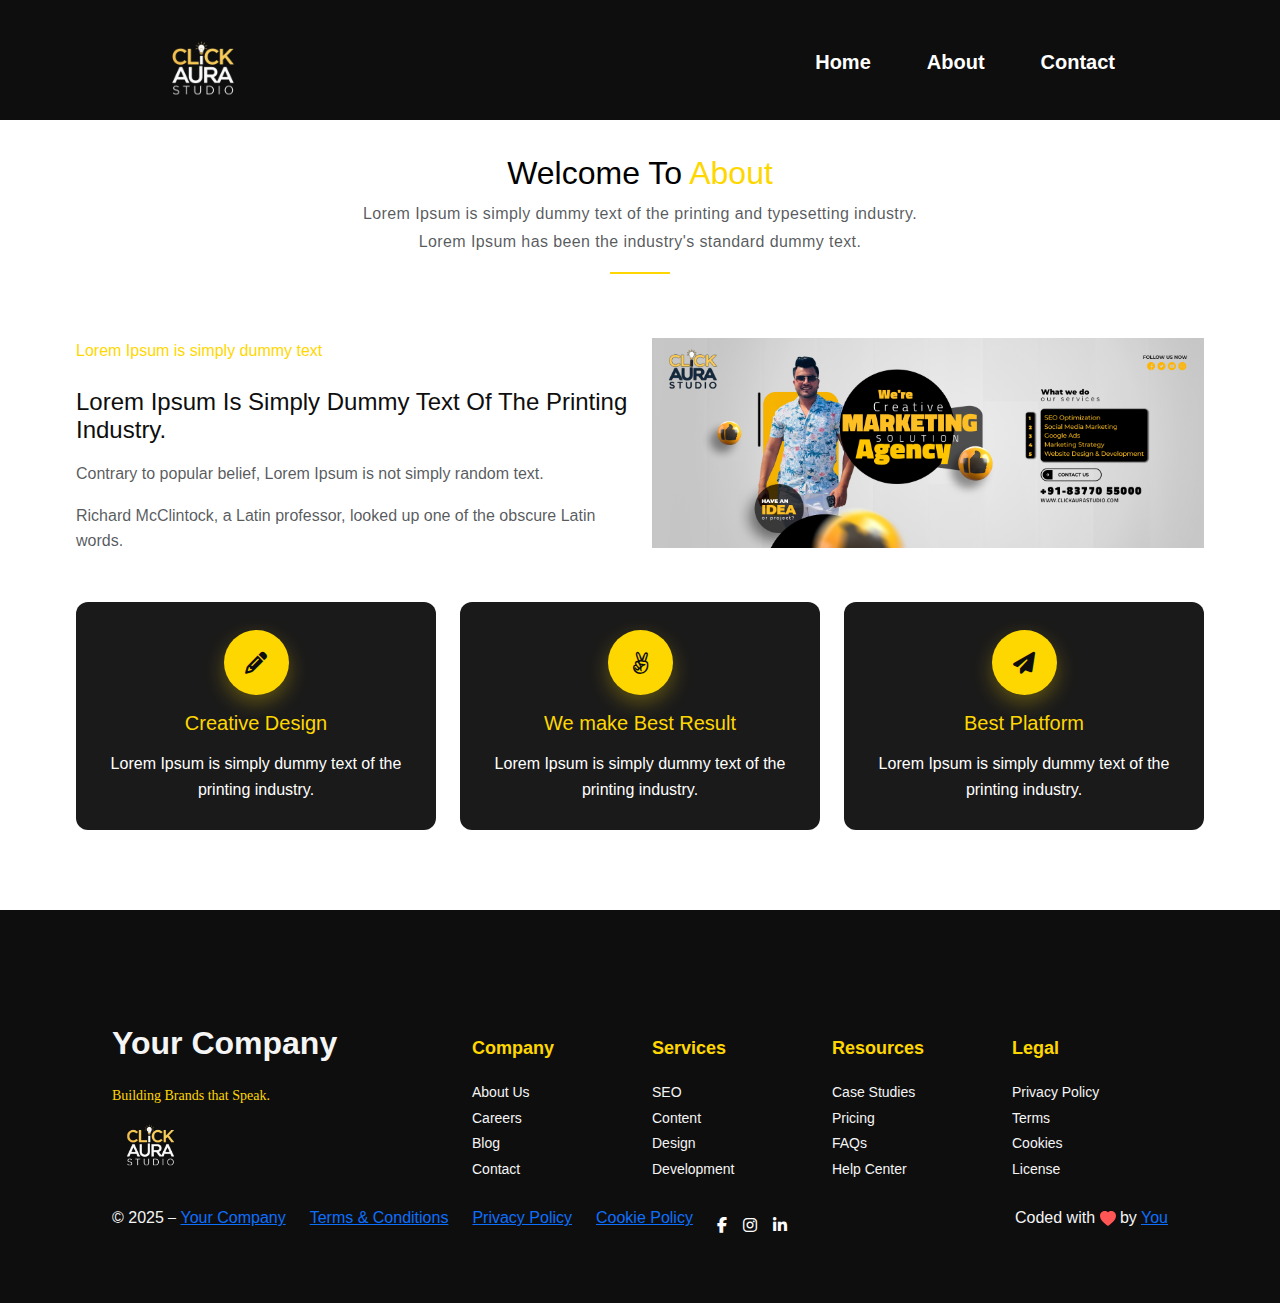
<file: dm1/admin/about.html>
<!DOCTYPE html>
<html lang="en">

<head>
    <meta charset="UTF-8" />
    <meta name="viewport" content="width=device-width, initial-scale=1.0" />
    <title>About Section </title>
    <link href="https://cdn.jsdelivr.net/npm/bootstrap@5.3.0-alpha1/dist/css/bootstrap.min.css" rel="stylesheet">
    <link href="https://unpkg.com/aos@2.3.1/dist/aos.css" rel="stylesheet" />
    <link rel="stylesheet" href="https://cdnjs.cloudflare.com/ajax/libs/font-awesome/6.5.0/css/all.min.css"
        crossorigin="anonymous" referrerpolicy="no-referrer" />
    <link rel="stylesheet" href="../css_file/style.css" />
    <link rel="stylesheet" href="../css_file/navbar.css" />
    <link rel="stylesheet" href="../about.css" />
   ?
</head>

<body>
    <div class="cursor" id="cursor"></div>
    <div class="cursor2" id="cursor2"></div>
    <div class="cursor3" id="cursor3"></div>

    <header class="header" style="background-color: #0E0E0E;">
        <div class="container nav-container">
            <div class="logo"><img src="../images_and_ideo/logo.png" width="100px" alt="Logo"></div>
            <nav class="nav">
                <ul class="nav-links">
                    <li><a href="indx.html">Home</a></li>
                    <li><a href="#">About</a></li>
                    <li><a href="#" id="contactBtn">Contact</a></li>
                </ul>
            </nav>
            <div class="hamburger" id="hamburger">
                <span></span>
                <span></span>
                <span></span>
            </div>
        </div>
        <div class="custom-modal-overlay" id="contactModal">
            <div class="custom-modal">
                <span class="close-modal" id="closeModal">&times;</span>
                <h2>Let's Connect</h2>
                <form class="contact-form">
                    <input type="text" placeholder="Your Name" required />
                    <input type="email" placeholder="Your Email" required />
                    <textarea placeholder="Your Message" rows="5" required></textarea>
                    <button type="submit" class="btn-submit">Send Message</button>
                </form>
            </div>
        </div>
    </header>

    <section class="section_all mt-5" id="about">
        <div class="container">
            <div class="row">
                <div class="col-lg-12">
                    <div class="section_title_all text-center">
                        <h3 class="font-weight-bold text-black">Welcome To <span class="text-custom">About</span></h3>
                        <p class="section_subtitle mx-auto text-muted hover-target">
                            Lorem Ipsum is simply dummy text of the printing and typesetting industry. <br />
                            Lorem Ipsum has been the industry's standard dummy text.
                        </p>
                        <div class="section-title-border mx-auto mt-3"></div>
                    </div>
                </div>
            </div>

            <div class="row vertical_content_manage mt-5">
                <div class="col-lg-6">
                    <div class="about_header_main mt-3">
                        <p class="text-custom font-weight-bold hover-target">Lorem Ipsum is simply dummy text</p>
                        <h4 class="about_heading text-capitalize font-weight-bold mt-4 hover-target">Lorem Ipsum is
                            simply dummy text of the printing industry.</h4>
                        <p class="text-muted mt-3 hover-target">Contrary to popular belief, Lorem Ipsum is not
                            simply random text.</p>
                        <p class="text-muted mt-3 hover-target">Richard McClintock, a Latin professor, looked up one
                            of the obscure Latin words.</p>
                    </div>
                </div>
                <div class="col-lg-6">
                    <div class="img_about mt-3">
                        <img src="../images_and_ideo/aditya.jpg" alt="About us"
                            class="img-fluid mx-auto d-block">
                    </div>
                </div>
            </div>

            <div class="row mt-3">
                <div class="col-lg-4">
                    <div class="about_content_box_all mt-3 text-center">
                        <div class="about_icon">
                            <i class="fas fa-pencil-alt hover-target"></i>
                        </div>
                        <h5 class="text-yellow mt-3 font-weight-bold hover-target">Creative Design</h5>
                        <p class=" mt-3 mb-0 text-white hover-target">Lorem Ipsum is simply dummy text of
                            the printing industry.</p>
                    </div>
                </div>

                <div class="col-lg-4">
                    <div class="about_content_box_all mt-3 text-center">
                        <div class="about_icon">
                            <i class="fab fa-angellist hover-target"></i>
                        </div>
                        <h5 class="text-yellow mt-3 font-weight-bold hover-target">We make Best Result</h5>
                        <p class=" mt-3 mb-0 text-white hover-target">Lorem Ipsum is simply dummy text of
                            the printing industry.</p>
                    </div>
                </div>

                <div class="col-lg-4">
                    <div class="about_content_box_all mt-3 text-center">
                        <div class="about_icon">
                            <i class="fas fa-paper-plane hover-target"></i>
                        </div>
                        <h5 class="text-yellow mt-3 font-weight-bold hover-target">Best Platform</h5>
                        <p class=" mt-3 mb-0 text-white hover-target">Lorem Ipsum is simply dummy text of
                            the printing industry.</p>
                    </div>
                </div>
            </div>
        </div>
    </section>

    <!-- 🔗 FOOTER -->
    <footer>
        <div class="container px-5 py-5">
            <div class="row footer-section-top">
                <!-- Brand + Social -->
                <div class="col-12 col-md-4 footer-section-brandName">
                    <p>Your Company</p>
                    <p class="my-0 footer-section-brandSlogan">Building Brands that Speak.</p>
                    <!-- Middle Divider + Logo -->
                    <div class="d-flex  footer-section-middle">
                        <div class=" footer-section-middle-brandLogo">
                            <img src="../images_and_ideo/logo.png" alt="Footer Brand Logo" />
                        </div>
                    </div>
                </div>

                <!-- Column One -->
                <div class="col-6 col-md-2 py-3 footer-section-top-column-one">
                    <p class="my-0 mb-3 column-title">Company</p>
                    <p class="my-0"><a href="#">About Us</a></p>
                    <p class="my-0"><a href="#">Careers</a></p>
                    <p class="my-0"><a href="#">Blog</a></p>
                    <p class="my-0"><a href="#">Contact</a></p>
                </div>

                <!-- Column Two -->
                <div class="col-6 col-md-2 py-3 footer-section-top-column-two">
                    <p class="my-0 mb-3 column-title">Services</p>
                    <p class="my-0"><a href="#">SEO</a></p>
                    <p class="my-0"><a href="#">Content</a></p>
                    <p class="my-0"><a href="#">Design</a></p>
                    <p class="my-0"><a href="#">Development</a></p>
                </div>

                <!-- Column Three -->
                <div class="col-6 col-md-2 py-3 footer-section-top-column-three">
                    <p class="my-0 mb-3 column-title">Resources</p>
                    <p class="my-0"><a href="#">Case Studies</a></p>
                    <p class="my-0"><a href="#">Pricing</a></p>
                    <p class="my-0"><a href="#">FAQs</a></p>
                    <p class="my-0"><a href="#">Help Center</a></p>
                </div>

                <!-- Column Four -->
                <div class="col-6 col-md-2 py-3 footer-section-top-column-four">
                    <p class="my-0 mb-3 column-title">Legal</p>
                    <p class="my-0"><a href="#">Privacy Policy</a></p>
                    <p class="my-0"><a href="#">Terms</a></p>
                    <p class="my-0"><a href="#">Cookies</a></p>
                    <p class="my-0"><a href="#">License</a></p>
                </div>
            </div>

            <!-- Bottom Credits -->
            <div class="row d-flex py-2 mb-0 footer-section-bottom align-items-center">
                <p class="col-12 col-md-auto copyright">
                    © 2025 ⎯ <a href="#">Your Company</a>
                </p>
                <p class="col-12 col-md-auto terms-and-conditions">
                    <a href="#">Terms & Conditions</a>
                </p>
                <p class="col-12 col-md-auto privacy-policy">
                    <a href="#">Privacy Policy</a>
                </p>
                <p class="col-12 col-md-auto cookie-policy">
                    <a href="#">Cookie Policy</a>
                </p>
                <div class="col-12 col-md-auto d-flex gap-3 mb-2 mb-md-0">
                    <a href="#" class="text-white"><i class="fab fa-facebook-f"></i></a>
                    <a href="#" class="text-white"><i class="fab fa-instagram"></i></a>
                    <a href="#" class="text-white"><i class="fab fa-linkedin-in"></i></a>
                </div>
                <p class="col-12 col-md-auto ms-md-auto credit">
                    Coded with <svg id="heartbeat" width="16" height="16" viewBox="0 0 16 16"
                        xmlns="http://www.w3.org/2000/svg">
                        <path d="M8 1.314C12.438-3.248 23.534 4.735 8 15-7.534 4.736 3.562-3.248 8 1.314"
                            fill-rule="evenodd" fill="var(--heart-red)" />
                    </svg>
                    by <a href="#">You</a>
                </p>
            </div>
        </div>
    </footer>

    <script src="https://cdn.jsdelivr.net/npm/bootstrap@5.3.0-alpha1/dist/js/bootstrap.bundle.min.js"></script>

    <!-- <script src="../js/script.js"></script> -->

    <script>
        // contact form code 
        const contactBtn = document.getElementById('contactBtn');
        const modal = document.getElementById('contactModal');
        const closeModal = document.getElementById('closeModal');
        contactBtn.addEventListener('click', (e) => {
            e.preventDefault();
            modal.style.display = 'flex';
        });

        closeModal.addEventListener('click', () => {
            modal.style.display = 'none';
        });

        window.addEventListener('click', (e) => {
            if (e.target === modal) {
                modal.style.display = 'none';
            }
        });

        // cursor animation code 
        document.body.addEventListener("mousemove", function (n) {
            t.style.left = n.clientX + "px";
            t.style.top = n.clientY + "px";
            e.style.left = n.clientX + "px";
            e.style.top = n.clientY + "px";
            i.style.left = n.clientX + "px";
            i.style.top = n.clientY + "px";
        });

        var t = document.getElementById("cursor"),
            e = document.getElementById("cursor2"),
            i = document.getElementById("cursor3");

        function n() {
            e.classList.add("hover");
            i.classList.add("hover");
        }
        function s() {
            e.classList.remove("hover");
            i.classList.remove("hover");
        }

        s();
        for (var r = document.querySelectorAll(".hover-target"), a = r.length - 1; a >= 0; a--) {
            o(r[a]);
        }
        function o(t) {
            t.addEventListener("mouseover", n);
            t.addEventListener("mouseout", s);
        }


        // hamburger code 
        const hamburger = document.getElementById('hamburger');
        const navLinks = document.querySelector('.nav-links');
        hamburger.addEventListener('click', () => {
            navLinks.classList.toggle('active');
        });
    </script>
</body>

</html>
</file>
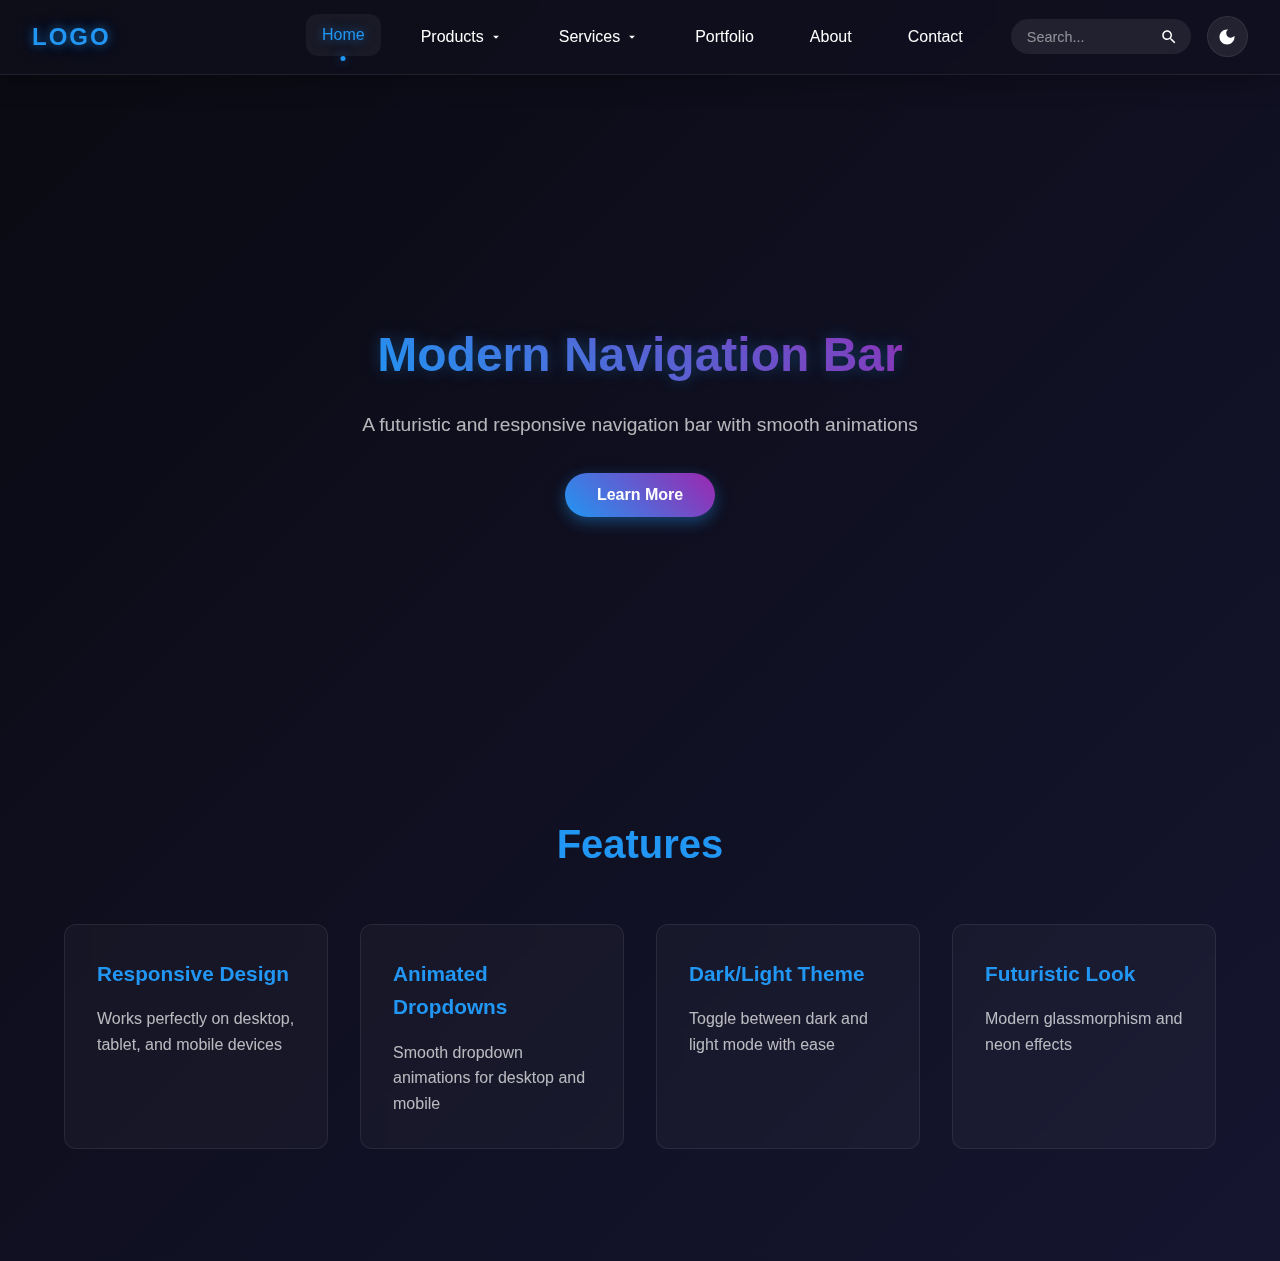
<file: dm1/admin/time.html>
<!DOCTYPE html>
<html lang="en">

<head>
  <meta charset="UTF-8">
  <meta name="viewport" content="width=device-width, initial-scale=1.0">
  <title>Document</title>
  <style>
    :root {
      --primary-color: #2196f3;
      --primary-glow: rgba(33, 150, 243, 0.8);
      --secondary-color: #9c27b0;
      --text-color: #ffffff;
      --bg-color: #0a0a12;
      --nav-bg: rgba(16, 16, 26, 0.7);
      --dropdown-bg: rgba(20, 20, 35, 0.8);
      --hover-color: #3f51b5;
      --border-color: rgba(255, 255, 255, 0.08);
      --shadow-color: rgba(0, 0, 0, 0.3);
      --neon-glow: 0 0 10px rgba(33, 150, 243, 0.5),
        0 0 20px rgba(33, 150, 243, 0.3),
        0 0 30px rgba(33, 150, 243, 0.1);
      --transition-fast: 0.2s cubic-bezier(0.4, 0, 0.2, 1);
      --transition-medium: 0.3s cubic-bezier(0.4, 0, 0.2, 1);
      --transition-slow: 0.5s cubic-bezier(0.4, 0, 0.2, 1);
      --gradient-bg: linear-gradient(135deg, var(--bg-color), #151530);
      --glass-effect: saturate(180%) blur(10px);
      --border-radius: 12px;
      --text-description: rgba(255, 255, 255, 0.7);
    }

    * {
      margin: 0;
      padding: 0;
      box-sizing: border-box;
    }

    body {
      font-family: 'Segoe UI', Tahoma, Geneva, Verdana, sans-serif;
      background: var(--gradient-bg);
      color: var(--text-color);
      line-height: 1.6;
      min-height: 100vh;
    }

    /* Header and Navbar */
    .header {
      position: fixed;
      top: 0;
      left: 0;
      width: 100%;
      z-index: 1000;
    }

    .navbar {
      display: flex;
      justify-content: space-between;
      align-items: center;
      padding: 1rem 2rem;
      background: var(--nav-bg);
      backdrop-filter: var(--glass-effect);
      -webkit-backdrop-filter: var(--glass-effect);
      border-bottom: 1px solid var(--border-color);
      box-shadow: 0 4px 30px var(--shadow-color);
      transition: var(--transition-medium);
    }

    /* Logo */
    .logo {
      font-size: 1.5rem;
      font-weight: 700;
      color: var(--primary-color);
      text-decoration: none;
      text-transform: uppercase;
      letter-spacing: 2px;
      text-shadow: var(--neon-glow);
      position: relative;
      display: inline-block;
      transition: var(--transition-medium);
    }

    .logo:hover {
      transform: translateY(-2px);
      text-shadow: 0 0 15px var(--primary-glow),
        0 0 30px var(--primary-glow);
    }

    .logo::after {
      content: '';
      position: absolute;
      width: 100%;
      height: 2px;
      background: var(--primary-color);
      bottom: -4px;
      left: 0;
      transform: scaleX(0);
      transform-origin: right;
      transition: transform var(--transition-medium);
      box-shadow: var(--neon-glow);
    }

    .logo:hover::after {
      transform: scaleX(1);
      transform-origin: left;
    }

    /* Navigation Menu */
    .nav-menu {
      display: flex;
      align-items: center;
      gap: 2rem;
    }

    .nav-list {
      display: flex;
      gap: 1.5rem;
      list-style: none;
    }

    .nav-item {
      position: relative;
    }

    .nav-link {
      color: var(--text-color);
      text-decoration: none;
      font-weight: 500;
      padding: 0.5rem 1rem;
      border-radius: var(--border-radius);
      transition: all var(--transition-medium);
      display: flex;
      align-items: center;
      gap: 5px;
    }

    .nav-link:hover,
    .nav-link.active {
      color: var(--primary-color);
      text-shadow: var(--neon-glow);
      background: rgba(255, 255, 255, 0.05);
      transform: translateY(-2px);
    }

    .nav-link.active::after {
      content: '';
      position: absolute;
      bottom: -5px;
      left: 50%;
      transform: translateX(-50%);
      width: 5px;
      height: 5px;
      background-color: var(--primary-color);
      border-radius: 50%;
      box-shadow: var(--neon-glow);
    }

    /* Icons */
    .icon {
      transition: var(--transition-medium);
      vertical-align: middle;
    }

    .chevron-icon {
      transition: transform var(--transition-medium);
    }

    .has-dropdown:hover .chevron-icon {
      transform: rotate(180deg);
    }

    .hidden {
      display: none;
    }

    /* Dropdown Menus */
    .has-dropdown {
      position: relative;
    }

    .dropdown {
      position: absolute;
      top: calc(100% + 10px);
      left: 0;
      min-width: 220px;
      background: var(--dropdown-bg);
      backdrop-filter: var(--glass-effect);
      -webkit-backdrop-filter: var(--glass-effect);
      border: 1px solid var(--border-color);
      border-radius: var(--border-radius);
      padding: 0.5rem;
      opacity: 0;
      visibility: hidden;
      transform: translateY(10px) scale(0.98);
      transition: all var(--transition-medium);
      box-shadow: 0 10px 30px var(--shadow-color);
      z-index: 100;
    }

    .has-dropdown:hover .dropdown {
      opacity: 1;
      visibility: visible;
      transform: translateY(0) scale(1);
    }

    .dropdown::before {
      content: '';
      position: absolute;
      top: -6px;
      left: 20px;
      width: 12px;
      height: 12px;
      background: var(--dropdown-bg);
      border-left: 1px solid var(--border-color);
      border-top: 1px solid var(--border-color);
      transform: rotate(45deg);
      backdrop-filter: var(--glass-effect);
      -webkit-backdrop-filter: var(--glass-effect);
    }

    .dropdown li {
      list-style: none;
    }

    .dropdown a {
      color: var(--text-color);
      text-decoration: none;
      padding: 0.7rem 1rem;
      display: block;
      border-radius: var(--border-radius);
      transition: all var(--transition-medium);
      margin-bottom: 2px;
    }

    .dropdown a:hover {
      background: rgba(33, 150, 243, 0.15);
      color: var(--primary-color);
      transform: translateX(5px);
    }

    /* Search Bar */
    .nav-actions {
      display: flex;
      align-items: center;
      gap: 1rem;
    }

    .search-container {
      position: relative;
      display: flex;
      align-items: center;
    }

    .search-input {
      padding: 0.6rem 1rem;
      border: none;
      border-radius: 20px;
      background: rgba(255, 255, 255, 0.08);
      color: var(--text-color);
      width: 180px;
      transition: all var(--transition-medium);
      font-size: 0.9rem;
    }

    .search-input:focus {
      outline: none;
      background: rgba(255, 255, 255, 0.15);
      width: 240px;
      box-shadow: 0 0 0 2px rgba(33, 150, 243, 0.3);
    }

    .search-input::placeholder {
      color: rgba(255, 255, 255, 0.5);
    }

    .search-btn {
      background: none;
      border: none;
      color: var(--text-color);
      cursor: pointer;
      padding: 0.5rem;
      position: absolute;
      right: 5px;
      transition: var(--transition-fast);
    }

    .search-btn:hover {
      color: var(--primary-color);
      transform: scale(1.1);
    }

    /* Theme Toggle */
    .theme-toggle {
      background: rgba(255, 255, 255, 0.08);
      border: 1px solid var(--border-color);
      color: var(--text-color);
      cursor: pointer;
      padding: 0.6rem;
      font-size: 1.2rem;
      transition: all var(--transition-medium);
      border-radius: 50%;
      display: flex;
      align-items: center;
      justify-content: center;
    }

    .theme-toggle:hover {
      color: var(--primary-color);
      text-shadow: var(--neon-glow);
      background: rgba(255, 255, 255, 0.15);
      transform: rotate(15deg);
    }

    /* Hamburger Menu */
    .nav-toggle {
      display: none;
      cursor: pointer;
      background: rgba(255, 255, 255, 0.08);
      border: 1px solid var(--border-color);
      border-radius: var(--border-radius);
      padding: 0.6rem;
      transition: var(--transition-medium);
    }

    .nav-toggle:hover {
      background: rgba(255, 255, 255, 0.15);
    }

    .hamburger {
      width: 24px;
      height: 20px;
      position: relative;
    }

    .hamburger span {
      display: block;
      width: 100%;
      height: 2px;
      background: var(--text-color);
      position: absolute;
      transition: all var(--transition-medium);
      border-radius: 10px;
    }

    .hamburger span:first-child {
      top: 0;
    }

    .hamburger span:nth-child(2) {
      top: 9px;
      width: 70%;
    }

    .hamburger span:last-child {
      top: 18px;
    }

    /* Mobile Menu Active State */
    .nav-active .hamburger span:first-child {
      transform: rotate(45deg);
      top: 9px;
    }

    .nav-active .hamburger span:nth-child(2) {
      opacity: 0;
      width: 0;
    }

    .nav-active .hamburger span:last-child {
      transform: rotate(-45deg);
      top: 9px;
    }

    /* Content Styling */
    .content {
      margin-top: 70px;
      padding: 2rem;
    }

    .hero {
      height: 70vh;
      display: flex;
      flex-direction: column;
      justify-content: center;
      align-items: center;
      text-align: center;
      padding: 2rem;
    }

    .hero h1 {
      font-size: 3rem;
      margin-bottom: 1rem;
      background: linear-gradient(45deg, var(--primary-color), var(--secondary-color));
      -webkit-background-clip: text;
      background-clip: text;
      color: transparent;
      text-shadow: 0 0 15px rgba(33, 150, 243, 0.3);
    }

    .hero p {
      font-size: 1.2rem;
      max-width: 600px;
      margin-bottom: 2rem;
      color: var(--text-description);
    }

    .cta-button {
      background: linear-gradient(45deg, var(--primary-color), var(--secondary-color));
      color: white;
      border: none;
      padding: 0.8rem 2rem;
      font-size: 1rem;
      font-weight: 600;
      border-radius: 30px;
      cursor: pointer;
      transition: var(--transition-medium);
      box-shadow: 0 5px 15px rgba(33, 150, 243, 0.4);
    }

    .cta-button:hover {
      transform: translateY(-3px);
      box-shadow: 0 8px 25px rgba(33, 150, 243, 0.6);
    }

    .section {
      padding: 5rem 2rem;
    }

    .section h2 {
      text-align: center;
      margin-bottom: 3rem;
      font-size: 2.5rem;
      color: var(--primary-color);
    }

    .features {
      display: grid;
      grid-template-columns: repeat(auto-fit, minmax(250px, 1fr));
      gap: 2rem;
      max-width: 1200px;
      margin: 0 auto;
    }

    .feature {
      background: rgba(255, 255, 255, 0.03);
      backdrop-filter: blur(10px);
      border: 1px solid var(--border-color);
      border-radius: var(--border-radius);
      padding: 2rem;
      transition: var(--transition-medium);
    }

    .feature:hover {
      transform: translateY(-10px);
      background: rgba(255, 255, 255, 0.06);
      box-shadow: 0 10px 30px rgba(0, 0, 0, 0.15);
      border-color: rgba(33, 150, 243, 0.3);
    }

    .feature h3 {
      color: var(--primary-color);
      margin-bottom: 1rem;
      font-size: 1.3rem;
    }

    .feature p {
      color: var(--text-description);
    }

    /* Responsive Design */
    @media (max-width: 968px) {
      .nav-toggle {
        display: flex;
      }

      .nav-menu {
        position: fixed;
        top: 70px;
        right: -100%;
        flex-direction: column;
        align-items: flex-start;
        background: var(--nav-bg);
        backdrop-filter: var(--glass-effect);
        -webkit-backdrop-filter: var(--glass-effect);
        width: 80%;
        height: calc(100vh - 70px);
        padding: 2rem;
        transition: right var(--transition-slow);
        box-shadow: -10px 0 30px var(--shadow-color);
        border-left: 1px solid var(--border-color);
      }

      .nav-active .nav-menu {
        right: 0;
      }

      .nav-list {
        flex-direction: column;
        width: 100%;
        margin-bottom: 2rem;
      }

      .nav-item {
        width: 100%;
      }

      .nav-link {
        width: 100%;
        padding: 1rem;
        border-bottom: 1px solid var(--border-color);
      }

      .nav-link.active::after {
        display: none;
      }

      .nav-link.active {
        background: rgba(33, 150, 243, 0.15);
      }

      .dropdown {
        position: static;
        width: 100%;
        background: rgba(0, 0, 0, 0.2);
        border: none;
        padding: 0;
        padding-left: 1rem;
        margin-left: 1rem;
        display: none;
        box-shadow: none;
        border-left: 1px solid var(--border-color);
        transform: none;
        transition: all var(--transition-medium);
      }

      .dropdown::before {
        display: none;
      }

      .has-dropdown.active .dropdown {
        display: block;
        opacity: 1;
        visibility: visible;
      }

      .dropdown a {
        padding: 0.8rem 1rem;
        border-bottom: 1px solid var(--border-color);
      }

      .nav-actions {
        width: 100%;
        flex-direction: column;
        gap: 1rem;
      }

      .search-container {
        width: 100%;
      }

      .search-input,
      .search-input:focus {
        width: 100%;
      }

      .search-input {
        padding: 0.8rem 1rem;
      }

      .theme-toggle {
        align-self: flex-start;
      }

      .chevron-icon {
        position: absolute;
        right: 1rem;
      }

      .has-dropdown.active .chevron-icon {
        transform: rotate(180deg);
      }
    }

    @media (max-width: 576px) {
      .navbar {
        padding: 1rem;
      }

      .nav-menu {
        width: 100%;
      }

      .hero h1 {
        font-size: 2.2rem;
      }

      .hero p {
        font-size: 1rem;
      }

      .content {
        padding: 1rem;
      }

      .section {
        padding: 3rem 1rem;
      }
    }
  </style>
</head>

<body>


  <header class="header">
    <nav class="navbar">
      <div class="nav-brand">
        <a href="#" class="logo">LOGO</a>
      </div>

      <div class="nav-toggle">
        <div class="hamburger">
          <span></span>
          <span></span>
          <span></span>
        </div>
      </div>

      <div class="nav-menu">
        <ul class="nav-list">
          <li class="nav-item">
            <a href="#" class="nav-link active">Home</a>
          </li>
          <li class="nav-item has-dropdown">
            <a href="#" class="nav-link">
              Products
              <svg class="icon chevron-icon" viewBox="0 0 24 24" width="14" height="14">
                <path d="M7 10l5 5 5-5z" fill="currentColor"></path>
              </svg>
            </a>
            <ul class="dropdown">
              <li><a href="#">New Arrivals</a></li>
              <li><a href="#">Featured</a></li>
              <li><a href="#">Categories</a></li>
              <li><a href="#">Seasonal</a></li>
            </ul>
          </li>
          <li class="nav-item has-dropdown">
            <a href="#" class="nav-link">
              Services
              <svg class="icon chevron-icon" viewBox="0 0 24 24" width="14" height="14">
                <path d="M7 10l5 5 5-5z" fill="currentColor"></path>
              </svg>
            </a>
            <ul class="dropdown">
              <li><a href="#">Consulting</a></li>
              <li><a href="#">Development</a></li>
              <li><a href="#">Support</a></li>
              <li><a href="#">Training</a></li>
            </ul>
          </li>
          <li class="nav-item">
            <a href="#" class="nav-link">Portfolio</a>
          </li>
          <li class="nav-item">
            <a href="#" class="nav-link">About</a>
          </li>
          <li class="nav-item">
            <a href="#" class="nav-link">Contact</a>
          </li>
        </ul>

        <div class="nav-actions">
          <div class="search-container">
            <input type="text" class="search-input" placeholder="Search...">
            <button class="search-btn">
              <svg class="icon search-icon" viewBox="0 0 24 24" width="18" height="18">
                <path
                  d="M15.5 14h-.79l-.28-.27C15.41 12.59 16 11.11 16 9.5 16 5.91 13.09 3 9.5 3S3 5.91 3 9.5 5.91 16 9.5 16c1.61 0 3.09-.59 4.23-1.57l.27.28v.79l5 4.99L20.49 19l-4.99-5zm-6 0C7.01 14 5 11.99 5 9.5S7.01 5 9.5 5 14 7.01 14 9.5 11.99 14 9.5 14z"
                  fill="currentColor"></path>
              </svg>
            </button>
          </div>
          <button class="theme-toggle" aria-label="Toggle theme">
            <svg class="icon moon-icon" viewBox="0 0 24 24" width="20" height="20">
              <path
                d="M12 3c-4.97 0-9 4.03-9 9s4.03 9 9 9 9-4.03 9-9c0-.46-.04-.92-.1-1.36-.98 1.37-2.58 2.26-4.4 2.26-2.98 0-5.4-2.42-5.4-5.4 0-1.81.89-3.42 2.26-4.4-.44-.06-.9-.1-1.36-.1z"
                fill="currentColor"></path>
            </svg>
            <svg class="icon sun-icon hidden" viewBox="0 0 24 24" width="20" height="20">
              <path
                d="M12 7c-2.76 0-5 2.24-5 5s2.24 5 5 5 5-2.24 5-5-2.24-5-5-5zM2 13h2c.55 0 1-.45 1-1s-.45-1-1-1H2c-.55 0-1 .45-1 1s.45 1 1 1zm18 0h2c.55 0 1-.45 1-1s-.45-1-1-1h-2c-.55 0-1 .45-1 1s.45 1 1 1zM11 2v2c0 .55.45 1 1 1s1-.45 1-1V2c0-.55-.45-1-1-1s-1 .45-1 1zm0 18v2c0 .55.45 1 1 1s1-.45 1-1v-2c0-.55-.45-1-1-1s-1 .45-1 1zM5.99 4.58c-.39-.39-1.03-.39-1.41 0-.39.39-.39 1.03 0 1.41l1.06 1.06c.39.39 1.03.39 1.41 0 .39-.39.39-1.03 0-1.41L5.99 4.58zm12.37 12.37c-.39-.39-1.03-.39-1.41 0-.39.39-.39 1.03 0 1.41l1.06 1.06c.39.39 1.03.39 1.41 0 .39-.39.39-1.03 0-1.41l-1.06-1.06zm1.06-10.96c.39-.39.39-1.03 0-1.41-.39-.39-1.03-.39-1.41 0l-1.06 1.06c-.39.39-.39 1.03 0 1.41.39.39 1.03.39 1.41 0l1.06-1.06zM7.05 18.36c.39-.39.39-1.03 0-1.41-.39-.39-1.03-.39-1.41 0l-1.06 1.06c-.39.39-.39 1.03 0 1.41.39.39 1.03.39 1.41 0l1.06-1.06z"
                fill="currentColor"></path>
            </svg>
          </button>
        </div>
      </div>
    </nav>
  </header>

  <main>
    <!-- Demo content for scrolling -->
    <div class="content">
      <div class="hero">
        <h1>Modern Navigation Bar</h1>
        <p>A futuristic and responsive navigation bar with smooth animations</p>
        <button class="cta-button">Learn More</button>
      </div>
      <div class="section">
        <h2>Features</h2>
        <div class="features">
          <div class="feature">
            <h3>Responsive Design</h3>
            <p>Works perfectly on desktop, tablet, and mobile devices</p>
          </div>
          <div class="feature">
            <h3>Animated Dropdowns</h3>
            <p>Smooth dropdown animations for desktop and mobile</p>
          </div>
          <div class="feature">
            <h3>Dark/Light Theme</h3>
            <p>Toggle between dark and light mode with ease</p>
          </div>
          <div class="feature">
            <h3>Futuristic Look</h3>
            <p>Modern glassmorphism and neon effects</p>
          </div>
        </div>
      </div>
    </div>
  </main>

  <script>
    document.addEventListener('DOMContentLoaded', () => {
      // Elements
      const navbar = document.querySelector('.navbar');
      const navToggle = document.querySelector('.nav-toggle');
      const dropdowns = document.querySelectorAll('.has-dropdown');
      const themeToggle = document.querySelector('.theme-toggle');
      const searchInput = document.querySelector('.search-input');
      const searchBtn = document.querySelector('.search-btn');
      const moonIcon = document.querySelector('.moon-icon');
      const sunIcon = document.querySelector('.sun-icon');

      // Mobile menu toggle with animation
      navToggle.addEventListener('click', () => {
        navbar.classList.toggle('nav-active');

        // Prevent scrolling when menu is open
        if (navbar.classList.contains('nav-active')) {
          document.body.style.overflow = 'hidden';
        } else {
          document.body.style.overflow = '';
        }
      });

      // Close mobile menu when clicking outside
      document.addEventListener('click', (e) => {
        if (!navbar.contains(e.target) && navbar.classList.contains('nav-active')) {
          navbar.classList.remove('nav-active');
          document.body.style.overflow = '';
        }
      });

      // Handle dropdowns on mobile
      dropdowns.forEach(dropdown => {
        const link = dropdown.querySelector('.nav-link');

        // For mobile: toggle dropdowns on click
        link.addEventListener('click', (e) => {
          if (window.innerWidth <= 968) {
            e.preventDefault();
            dropdown.classList.toggle('active');

            // Close other dropdowns
            dropdowns.forEach(other => {
              if (other !== dropdown && other.classList.contains('active')) {
                other.classList.remove('active');

                // Add slide-up animation class
                const otherDropdown = other.querySelector('.dropdown');
                otherDropdown.style.animation = 'slideUp 0.3s forwards';

                // Remove animation class after it completes
                setTimeout(() => {
                  otherDropdown.style.animation = '';
                }, 300);
              }
            });

            // Add slide animation for current dropdown
            const currentDropdown = dropdown.querySelector('.dropdown');
            if (dropdown.classList.contains('active')) {
              currentDropdown.style.animation = 'slideDown 0.3s forwards';
            } else {
              currentDropdown.style.animation = 'slideUp 0.3s forwards';
              setTimeout(() => {
                currentDropdown.style.animation = '';
              }, 300);
            }
          }
        });
      });

      // Theme toggle with enhanced transitions
      let isDark = true; // Default dark theme

      themeToggle.addEventListener('click', () => {
        isDark = !isDark;

        if (isDark) {
          // Switch to dark theme
          transformToTheme(
            '#0a0a12',
            '#ffffff',
            'rgba(16, 16, 26, 0.7)',
            'rgba(20, 20, 35, 0.8)'
          );

          // Switch icons
          moonIcon.classList.remove('hidden');
          sunIcon.classList.add('hidden');
        } else {
          // Switch to light theme
          transformToTheme(
            '#ffffff',
            '#0a0a12',
            'rgba(255, 255, 255, 0.8)',
            'rgba(240, 240, 255, 0.9)'
          );

          // Switch icons
          moonIcon.classList.add('hidden');
          sunIcon.classList.remove('hidden');
        }
      });

      // Helper function for smooth theme transition
      function transformToTheme(bgColor, textColor, navBg, dropdownBg) {
        document.documentElement.style.setProperty('--bg-color', bgColor);
        document.documentElement.style.setProperty('--text-color', textColor);
        document.documentElement.style.setProperty('--nav-bg', navBg);
        document.documentElement.style.setProperty('--dropdown-bg', dropdownBg);

        // Adjust gradient background and text description color
        if (isDark) {
          document.documentElement.style.setProperty('--gradient-bg', 'linear-gradient(135deg, #0a0a12, #151530)');
          document.documentElement.style.setProperty('--border-color', 'rgba(255, 255, 255, 0.08)');
          document.documentElement.style.setProperty('--text-description', 'rgba(255, 255, 255, 0.7)');
        } else {
          document.documentElement.style.setProperty('--gradient-bg', 'linear-gradient(135deg, #ffffff, #f0f4ff)');
          document.documentElement.style.setProperty('--border-color', 'rgba(0, 0, 0, 0.08)');
          document.documentElement.style.setProperty('--text-description', 'rgba(0, 0, 0, 0.7)');
        }

        // Add transition class to body for smooth color changes
        document.body.classList.add('theme-transition');
        setTimeout(() => {
          document.body.classList.remove('theme-transition');
        }, 1000);
      }

      // Enhanced search functionality
      searchBtn.addEventListener('click', (e) => {
        e.preventDefault();
        if (searchInput.value.trim()) {
          performSearch(searchInput.value.trim());
        }
      });

      // Handle search on enter key
      searchInput.addEventListener('keypress', (e) => {
        if (e.key === 'Enter' && searchInput.value.trim()) {
          e.preventDefault();
          performSearch(searchInput.value.trim());
        }
      });

      // Animated search focus
      searchInput.addEventListener('focus', () => {
        searchInput.parentElement.classList.add('search-focused');
      });

      searchInput.addEventListener('blur', () => {
        searchInput.parentElement.classList.remove('search-focused');
      });

      function performSearch(query) {
        // Add your search logic here
        console.log('Searching for:', query);

        // Show visual feedback
        searchBtn.classList.add('search-active');
        setTimeout(() => {
          searchBtn.classList.remove('search-active');
        }, 300);
      }

      // Handle window resize
      window.addEventListener('resize', () => {
        if (window.innerWidth > 968) {
          navbar.classList.remove('nav-active');
          dropdowns.forEach(dropdown => dropdown.classList.remove('active'));
          document.body.style.overflow = '';
        }
      });

      // Add scroll effect for navbar
      window.addEventListener('scroll', () => {
        if (window.scrollY > 50) {
          navbar.classList.add('scrolled');
        } else {
          navbar.classList.remove('scrolled');
        }
      });

      // Inject CSS animations
      const style = document.createElement('style');
      style.textContent = `
        @keyframes slideDown {
            from { opacity: 0; transform: translateY(-10px); }
            to { opacity: 1; transform: translateY(0); }
        }
        
        @keyframes slideUp {
            from { opacity: 1; transform: translateY(0); }
            to { opacity: 0; transform: translateY(-10px); }
        }
        
        .search-focused {
            box-shadow: 0 0 0 3px var(--primary-glow) !important;
        }
        
        .search-active {
            animation: pulse 0.3s ease;
        }
        
        @keyframes pulse {
            0% { transform: scale(1); }
            50% { transform: scale(1.2); }
            100% { transform: scale(1); }
        }
        
        .theme-transition {
            transition: background 0.5s ease, color 0.5s ease;
        }
        
        .scrolled {
            padding: 0.7rem 2rem;
            background: var(--nav-bg);
            box-shadow: 0 5px 20px rgba(0, 0, 0, 0.2);
        }
        
        @media (max-width: 576px) {
            .scrolled {
                padding: 0.7rem 1rem;
            }
        }
    `;
      document.head.appendChild(style);
    });
  </script>

</body>

</html>
</file>
<file: dm1/about.css>
:root {
    --bg-dark: #0E0E0E;
    --accent-yellow: #FFD700;
    --text-light: #F5F5F5;
    --border-dark: #2B2B2B;
}

body {
    background-color: var(--bg-dark);
    color: var(--text-light);
    font-family: 'Space Grotesk', sans-serif;
    margin: 0;
    padding: 0;
}

main {
    padding-top: 100px;
    padding-bottom: 100px;
    background-color: red; /* Adjust as needed */
}

footer {
    background: var(--bg-dark);
    padding-top: 60px;
    color: var(--text-light);
}

.section_all {
    background-color: white;
    color: #0E0E0E;
    padding: 80px 0;
}

.text-custom,
.text-yellow {
    color: var(--accent-yellow);
}

.section-title-border {
    background-color: var(--accent-yellow);
    height: 2px;
    width: 60px;
}

.section_title_all h3 {
    font-size: 32px;
    color: var(--text-light);
}

.section_subtitle {
    letter-spacing: 0.4px;
    line-height: 28px;
    max-width: 600px;
    color: white;
}

.about_icon i {
    font-size: 22px;
    height: 65px;
    width: 65px;
    line-height: 65px;
    display: inline-block;
    background: var(--accent-yellow);
    color: var(--bg-dark);
    border-radius: 50%;
    box-shadow: 0 8px 20px rgba(255, 215, 0, 0.3);
    transition: 0.3s;
}

.about_icon i:hover {
    background-color: var(--bg-dark);
    color: var(--accent-yellow);
    box-shadow: 0 0 10px var(--accent-yellow);
}

.about_content_box_all {
    padding: 28px;
    background-color: #1A1A1A;
    border-radius: 12px;
    transition: 0.3s ease;
}

.about_content_box_all:hover {
    box-shadow: 0 0 20px rgba(255, 215, 0, 0.2);
}
</file>
<file: dm1/css_file/style.css>
/* Base Reset */
* {
    margin: 0;
    padding: 0;
    box-sizing: border-box;
}


body {
    font-family: "Segoe UI", sans-serif;
    line-height: 1.6;
    /* background-color: #f5f5dc; */
    background-color: black;
    color: #333;
}

.container {
    width: 90%;
    max-width: 1200px;
    margin: auto;
}


/* Sections */
.section {
    padding: 80px 0;
    width: 100%;
}

/* 🚀 HERO SECTION */
.hero-section {
    position: relative;
    height: 100vh;
    overflow: hidden;
}

.hero-section .video-background video {
    position: absolute;
    top: 0;
    left: 0;
    width: 100%;
    height: 100%;
    object-fit: cover;
    z-index: -1;
}

.hero-section .hero-content {
    position: absolute;
    top: 50%;
    left: 50%;
    transform: translate(-50%, -50%);
    text-align: center;
    color: white;
}

.hero-section h1 {
    font-size: 3rem;
    margin-bottom: 20px;
}

.hero-section .btn {
    background: #ffd700;
    /* Gold/Beige Accent */
    color: #333;
    padding: 12px 24px;
    text-decoration: none;
    border-radius: 8px;
    font-weight: bold;
    transition: 0.3s ease;
}

.hero-section .btn:hover {
    background: #ffd700;
    scale: 1.1;
}

/* 💼 HERO SECTION END */


/* 💼 SERVICES SECTION START */
.services-section {
    height: auto;
    width: 100%;
    background-color: #f1f1f1;
    display: flex;
    flex-direction: column;
    justify-content: center;
    align-items: center;
    padding: 0 20px;
    position: relative;
    overflow: hidden;
}

/* Services Heading */
.services-heading {
    font-size: 3rem;
    color: #333;
    margin-bottom: 50px;
    text-align: center;
    font-weight: bold;
    position: relative;
    /* animation: fadeInUp 1s ease-out forwards; */
}

/* Card Container */
.services-cards {
    display: grid;
    grid-template-columns: repeat(auto-fit, minmax(260px, 1fr));
    gap: 30px;
    width: 100%;
    max-width: 1200px;
    padding: 0 10px;
}

/* Service Cards */
.service-card {
    background-color: white;
    padding: 40px 20px;
    height: 300px;
    text-align: center;
    box-shadow: 0 8px 20px rgba(0, 0, 0, 0.15);
    border-radius: 20px;
    transition: transform 0.3s ease, box-shadow 0.3s ease, filter 0.3s ease;
    position: relative;
    overflow: hidden;
}

/* Headings & Text */
.service-card h4 {
    /* font-size: 2rem; */
    margin-bottom: 20px;
    color: #333;
    text-transform: uppercase;
    /* font-weight: bold; */
}

.service-card p {
    font-size: 1rem;
    color: #777;
    margin-bottom: 30px;
}

/* Icon Styling */
.service-card .icon img {
    width: 40px;
    height: auto;
    margin-bottom: 20px;
    transition: transform 0.5s ease-in-out;
}

/* Cat Animation (initial state) */
.cat-animation {
    width: 60px;
    height: auto;
    position: absolute;
    top: -60px;
    right: 20px;
    opacity: 0;
    transition: transform 0.3s ease, opacity 0.3s ease;
}

/* Hover Animations */
.card-1:hover .cat-svg-1 .cat-animation,
.card-2:hover .cat-svg-2 .cat-animation,
.card-3:hover .cat-svg-3 .cat-animation {
    transform: translateY(80px);
    opacity: 1;
}

.service-card:hover {
    transform: translateY(-10px);
    box-shadow: 0 12px 40px rgba(0, 0, 0, 0.25);
    filter: brightness(1.1);
    border: 1px solid grey;
    background-color: #FFFECA;
}

.service-card:hover .icon img {
    transform: scale(1.2);
}

.service-card:hover h4 {
    color: #f90;
    text-shadow: 2px 2px 5px rgba(0, 0, 0, 0.1);
}

/* Responsive Tweaks */
@media (max-width: 768px) {
    .services-heading {
        font-size: 2.2rem;
    }

    .service-card {
        height: auto;
        padding: 30px 20px;
    }
}

/* 💼 SERVICES SECTION END */

/* 💼 PORTFOLIO SECTION START */
.portfolio-section {
    background: #f1f1f1;
    height: 100vh;
}

#image-slider {
    position: relative;
    height: 74vh;
    width: 100%;
    overflow: hidden;
}

.slider {
    display: flex;
    width: 100vw;
    gap: 10px;
}

.slide {
    position: relative;
    width: 100vw;
    height: 100vh;
    flex-shrink: 0;
    overflow: hidden;
}

.slide img {
    width: 100%;
    height: 100%;
    object-fit: cover;
}

.content {
    position: absolute;
    top: 50%;
    left: 50%;
    transform: translate(-50%, -50%);
    color: #fff;
    text-align: center;
    text-shadow: 0 2px 10px rgba(0, 0, 0, 0.5);
}

.content h2 {
    font-size: 3rem;
    margin-bottom: 1rem;
}

.content button {
    padding: 0.75rem 1.5rem;
    font-size: 1rem;
    background-color: white;
    color: black;
    border: none;
    cursor: pointer;
    transition: all 0.3s ease;
}

.content button:hover {
    background-color: black;
    color: white;
}

/* 💼 PORTFOLIO SECTION END */


/* 💼 TESTIMONIAL SECTION END */
.testimonials-section {
    background-color: #0e0e0e;
    padding: 100px 20px;
    color: #f5f5f5;
}

.section-title {
    text-align: center;
    font-size: 2.5rem;
    margin-bottom: 50px;
    color: #ffd700;
}

.testimonial-container {
    width: 100%;
    max-width: 1200px;
    margin: auto;
    padding: 2rem;
}

.testimonial-grid {
    display: grid;
    gap: 7rem;
}

.image-container {
    position: relative;
    width: 100%;
    height: 24rem;
    perspective: 1000px;
}

.testimonial-image {
    position: absolute;
    width: 100%;
    height: 100%;
    object-fit: cover;
    border-radius: 1.5rem;
    transition: all 0.6s cubic-bezier(0.23, 1, 0.32, 1);
    box-shadow: 0 10px 30px rgba(0, 0, 0, 0.2);
}

.testimonial-content {
    display: flex;
    flex-direction: column;
    justify-content: space-between;
}

.name {
    font-size: 1.5rem;
    font-weight: bold;
    color: #ffd700;
    margin-bottom: 0.25rem;
}

.designation {
    font-size: 0.875rem;
    color: #bbbbbb;
    margin-bottom: 2rem;
}

.quote {
    font-size: 1.125rem;
    color: #f5f5f5;
    line-height: 1.75;
}

.arrow-buttons {
    display: flex;
    gap: 1rem;
    padding-top: 3rem;
}

.arrow-button {
    width: 1.75rem;
    height: 1.75rem;
    border-radius: 50%;
    background-color: #ffd700;
    display: flex;
    align-items: center;
    justify-content: center;
    cursor: pointer;
    transition: background-color 0.3s;
}

.arrow-button:hover {
    background-color: #ffc300;
}

.arrow-button svg {
    width: 1.25rem;
    height: 1.25rem;
    fill: #0e0e0e;
    transition: transform 0.3s;
}

.prev-button:hover svg {
    transform: rotate(-12deg);
}

.next-button:hover svg {
    transform: rotate(12deg);
}

@media (min-width: 768px) {
    .testimonial-grid {
        grid-template-columns: 1fr 1fr;
    }

    .arrow-buttons {
        padding-top: 0;
    }
}

/* 💼 TESTIMONIAL SECTION END */



/* 💼 CTA SECTION START */

.cta-section {
    display: flex;
    flex-direction: column-reverse;
    align-items: center;
    justify-content: center;
    text-align: center;
    padding: 60px 20px;
    background-color: #f1f1f1;
}

@media(min-width: 992px) {
    .cta-section {
        flex-direction: row;
        text-align: left;
        padding: 100px 80px;
    }
}

.cta-content {
    max-width: 600px;
}

.avatars-rating {
    display: flex;
    align-items: center;
    margin-bottom: 20px;
    justify-content: center;
    gap: 10px;
}

.avatars-rating img {
    width: 40px;
    height: 40px;
    border-radius: 50%;
    object-fit: cover;
    border: 2px solid #fff;
    box-shadow: 0 2px 5px rgba(0, 0, 0, 0.1);
}

.stars {
    color: #f5b50a;
    font-size: 1.1rem;
    margin-left: 10px;
}

.cta-content h2 {
    font-family: 'Domine', serif;
    font-size: 2.8rem;
    color: #2C2C2C;
    margin: 0;
}

.cta-content p {
    font-size: 1.1rem;
    color: #555;
    margin: 20px 0 30px;
    max-width: 500px;
}

.cta-button {
    background-color: #865D36;
    color: white;
    padding: 14px 30px;
    font-size: 1rem;
    border: none;
    border-radius: 50px;
    cursor: pointer;
    transition: all 0.3s ease;
    box-shadow: 0 5px 15px rgba(0, 0, 0, 0.1);
}

.cta-button:hover {
    background-color: #3E362E;
    transform: translateY(-2px);
}

.cta-illustration {
    max-width: 400px;
    width: 100%;
    margin-bottom: 40px;
    animation: float 3s ease-in-out infinite;
    border-radius: 100px 0 100px 0;
}

.whatsapp-btn {
    display: inline-block;
    background-color: black;
    color: #fff;
    padding: 14px 28px;
    font-size: 1rem;
    border-radius: 50px;
    text-decoration: none;
    font-family: 'Inter', sans-serif;
    font-weight: 600;
    transition: background-color 0.3s ease, transform 0.2s ease;
    box-shadow: 0 5px 15px rgba(0, 0, 0, 0.1);
}

.whatsapp-btn:hover {
    background-color: #128C7E;
    transform: translateY(-2px);
}



@media(min-width: 992px) {
    .cta-illustration {
        margin-bottom: 0;
        margin-left: 60px;
    }
}

@keyframes float {

    0%,
    100% {
        transform: translateY(0);
    }

    50% {
        transform: translateY(-10px);
    }
}

/* 💼 CTA SECTION END */


:root {
    --black-bg: #0E0E0E;
    --text-light: #F5F5F5;
    --accent-yellow: #FFD700;
    --accent-yellow-dark: #FFC300;
    --heart-red: #FF5555;
}

.footer-section-brandName {
    font-family: 'Space Grotesk', sans-serif;
    font-size: 2rem;
    font-weight: 700;
    color: var(--text-light);
}

.footer-section-brandSlogan {
    font-family: 'Pacifico', cursive;
    font-size: 0.875rem;
    font-weight: 500;
    color: var(--accent-yellow);
}

.column-title {
    font-family: 'Space Grotesk', sans-serif;
    font-size: 1.125rem;
    font-weight: 600;
    color: var(--accent-yellow);
}

.footer-section-top div[class*='column'] a {
    font-size: 0.875rem;
    text-decoration: none;
    color: var(--text-light);
    position: relative;
}

.footer-section-top div[class*='column'] a::after {
    content: "";
    width: 0;
    height: 2px;
    left: 0;
    bottom: -3px;
    background-color: var(--accent-yellow);
    position: absolute;
    transition: width 0.4s ease;
}

.footer-section-top div[class*='column'] a:hover::after {
    width: 100%;
}

.footer-section-middle-brandLogo img {
    width: clamp(60px, 6vw, 140px);
    height: auto;
}

.footer-section-brandName .icon {
    font-size: 1.5rem;
    color: white;
    transition: 0.2s ease-in-out;
}

.footer-section-brandName .icon:hover {
    font-size: 1.6rem;
    color: #FFC300;
}

/* .copyright,
.credit,
.terms-and-conditions,
.privacy-policy,
.cookie-policy {
    color: var(--text-light);
    font-family: 'Space Grotesk', sans-serif;
    font-size: 0.875rem;
}

.credit a {
    color: var(--accent-yellow);
    text-decoration: none;
    position: relative;
}

.credit a:hover::after {
    width: 100%;
}

.credit a::after {
    content: "";
    width: 0;
    height: 2px;
    left: 0;
    bottom: 0;
    background-color: var(--accent-yellow);
    position: absolute;
    transition: width 0.4s ease;
}

#heartbeat {
    width: 16px;
    height: 16px;
    margin: 0 5px;
    animation: heartbeat .25s infinite alternate;
    fill: var(--heart-red);
}

@keyframes heartbeat {
    to {
        transform: scale(1.2);
    }
} */

/* Responsive */
@media (max-width: 768px) {
    .nav-container {
        flex-direction: column;
    }

    .navbar ul {
        flex-direction: column;
        align-items: center;
        gap: 10px;
        margin-top: 15px;
    }

    .hero-section h1 {
        font-size: 2rem;
    }

    .services-section,
    .portfolio-section,
    .testimonials-section,
    .cta-section {
        height: auto;
    }
}

/* contact form css  */
.custom-modal-overlay {
    position: fixed;
    top: 0;
    left: 0;
    width: 100%;
    height: 100%;
    background: rgba(14, 14, 14, 0.95);
    display: none;
    justify-content: center;
    align-items: center;
    z-index: 9999;
    animation: fadeIn 0.4s ease forwards;
}

/* Modal Box */
.custom-modal {
    background-color: #1A1A1A;
    color: #F5F5F5;
    padding: 40px;
    border-radius: 16px;
    max-width: 500px;
    width: 90%;
    box-shadow: 0 0 10px #FFD700;
    animation: scaleIn 0.4s ease forwards;
    position: relative;
    font-family: 'Space Grotesk', sans-serif;
}

/* Close Button */
.close-modal {
    position: absolute;
    top: 20px;
    right: 20px;
    color: #FFD700;
    font-size: 28px;
    cursor: pointer;
}

/* Form Inputs */
.contact-form input,
.contact-form textarea {
    width: 100%;
    padding: 12px;
    margin: 10px 0;
    border: none;
    border-radius: 8px;
    background-color: #0E0E0E;
    color: #FFD700;
    font-size: 1rem;
    outline: none;
}

/* Submit Button */
.btn-submit {
    background-color: #FFD700;
    color: #0E0E0E;
    padding: 12px 20px;
    border: none;
    border-radius: 8px;
    font-weight: bold;
    cursor: pointer;
    transition: all 0.3s ease;
    width: 100%;
}

.btn-submit:hover {
    background-color: #FFC300;
}

/* Animations */
@keyframes fadeIn {
    from {
        opacity: 0;
    }

    to {
        opacity: 1;
    }
}

@keyframes scaleIn {
    from {
        transform: scale(0.9);
        opacity: 0;
    }

    to {
        transform: scale(1);
        opacity: 1;
    }
}


/* Cursor Animation */
.cursor,
.cursor2,
.cursor3 {
    position: fixed;
    border-radius: 50%;
    transform: translateX(-50%) translateY(-50%);
    pointer-events: none;
    left: -100px;
    top: 50%;
    mix-blend-mode: difference;
    transition: all 300ms linear;
}

.cursor {
    background-color: #fff;
    height: 0;
    width: 0;
    z-index: 99999;
}

.cursor2,
.cursor3 {
    height: 36px;
    width: 36px;
    z-index: 99998;
    transition: all 0.3s ease-out;
}

.cursor2.hover,
.cursor3.hover {
    transform: scale(2) translateX(-25%) translateY(-25%);
    border: none;
}

.cursor2 {
    border: 2px solid #FFD700;
}

.cursor2.hover {
    background: rgba(255, 215, 0, 1);
    border-color: transparent;
}

@media screen and (max-width: 1200px) {

    .cursor,
    .cursor2,
    .cursor3 {
        display: none;
    }
}

/* floating icons Call and Whatsapp  */
/* 🌟 Floating Buttons */
.floating-buttons {
    position: fixed;
    bottom: 20px;
    right: 20px;
    display: flex;
    flex-direction: column;
    gap: 15px;
    z-index: 9999;
}

.floating-btn {
    display: flex;
    align-items: center;
    justify-content: center;
    width: 60px;
    height: 60px;
    border-radius: 50%;
    color: white;
    font-size: 24px;
    box-shadow: 0 8px 16px rgba(0, 0, 0, 0.2);
    animation: bounce 2s infinite ease-in-out;
    transition: all 0.3s ease;
    text-decoration: none;
}

.call-btn {
    background-color: #ff5733;
}

.whatsapp-btn {
    background-color: #25D366;
}

.floating-btn:hover {
    transform: scale(1.1);
    box-shadow: 0 12px 20px rgba(0, 0, 0, 0.3);
}

@keyframes bounce {

    0%,
    100% {
        transform: translateY(0);
    }

    50% {
        transform: translateY(-8px);
    }
}
</file>
<file: dm1/css_file/navbar.css>
/* ===== Reset ===== */
* {
    margin: 0;
    padding: 0;
    box-sizing: border-box;
}

/* ===== Header Base ===== */
.header {
    width: 100%;
    position: absolute;
    /* sticky hata do */
    top: 0;
    left: 0;
    z-index: 10;
    /* taaki video ke upar aaye */
    background-color: transparent;
    transition: background-color 0.4s ease, box-shadow 0.4s ease;
}

.logo img {
    max-height: 140px;
    object-fit: contain;
}


/* ===== Nav Container Stylish Box ===== */
.nav-container {
    width: 80%;
    margin: 20px auto 0 auto;
    /* background: rgba(0, 0, 0, 0.3); */
    border-radius: 20px;
    padding: 0 25px;
    display: flex;
    justify-content: space-between;
    align-items: center;
    flex-wrap: wrap;
    /* box-shadow: 0 4px 10px rgba(0, 0, 0, 0.05); */
    transition: all 0.4s ease;
}


/* ===== Scroll-active Class ===== */
.header.scrolled .nav-container {
    background-color: #000;
    border-color: #444;
    box-shadow: 0 6px 15px rgba(0, 0, 0, 0.3);
}

/* ===== Navigation ===== */
.nav-links {
    display: flex;
    gap: 2rem;
    list-style: none;
}

.nav-links li a {
    text-decoration: none;
    color: #fff;
    font-weight: bold;
    padding: 6px 12px;
    border-radius: 8px;
    transition: 0.3s ease;
    font-size: 20px;
}

.nav-links li a:hover {
    background-color: rgba(255, 255, 255, 0.1);
    color: #FFC300;
}

/* ===== Hamburger ===== */
.hamburger {
    display: none;
    flex-direction: column;
    cursor: pointer;
    gap: 5px;
}

.hamburger span {
    width: 25px;
    height: 3px;
    background-color: #865d36;
    transition: all 0.3s;
}

/* ===== Responsive ===== */
@media (max-width: 768px) {
    .nav-container {
        flex-wrap: nowrap;
    }

    .logo {
        flex: 1;
    }

    .nav {
        position: absolute;
        top: 100%;
        right: 0;
        width: 100%;
    }

    .nav-links {
        flex-direction: column;
        background-color: #000;
        display: none;
        width: 100%;
        padding: 1rem 0;
        text-align: center;
        border-radius: 0 0 16px 16px;
        box-shadow: 0 4px 10px rgba(0, 0, 0, 0.2);
    }

    .nav-links.active {
        display: flex;
    }

    .hamburger {
        display: flex;
    }

    .logo img {
        max-height: 60px;
        object-fit: contain;
    }

}
</file>
